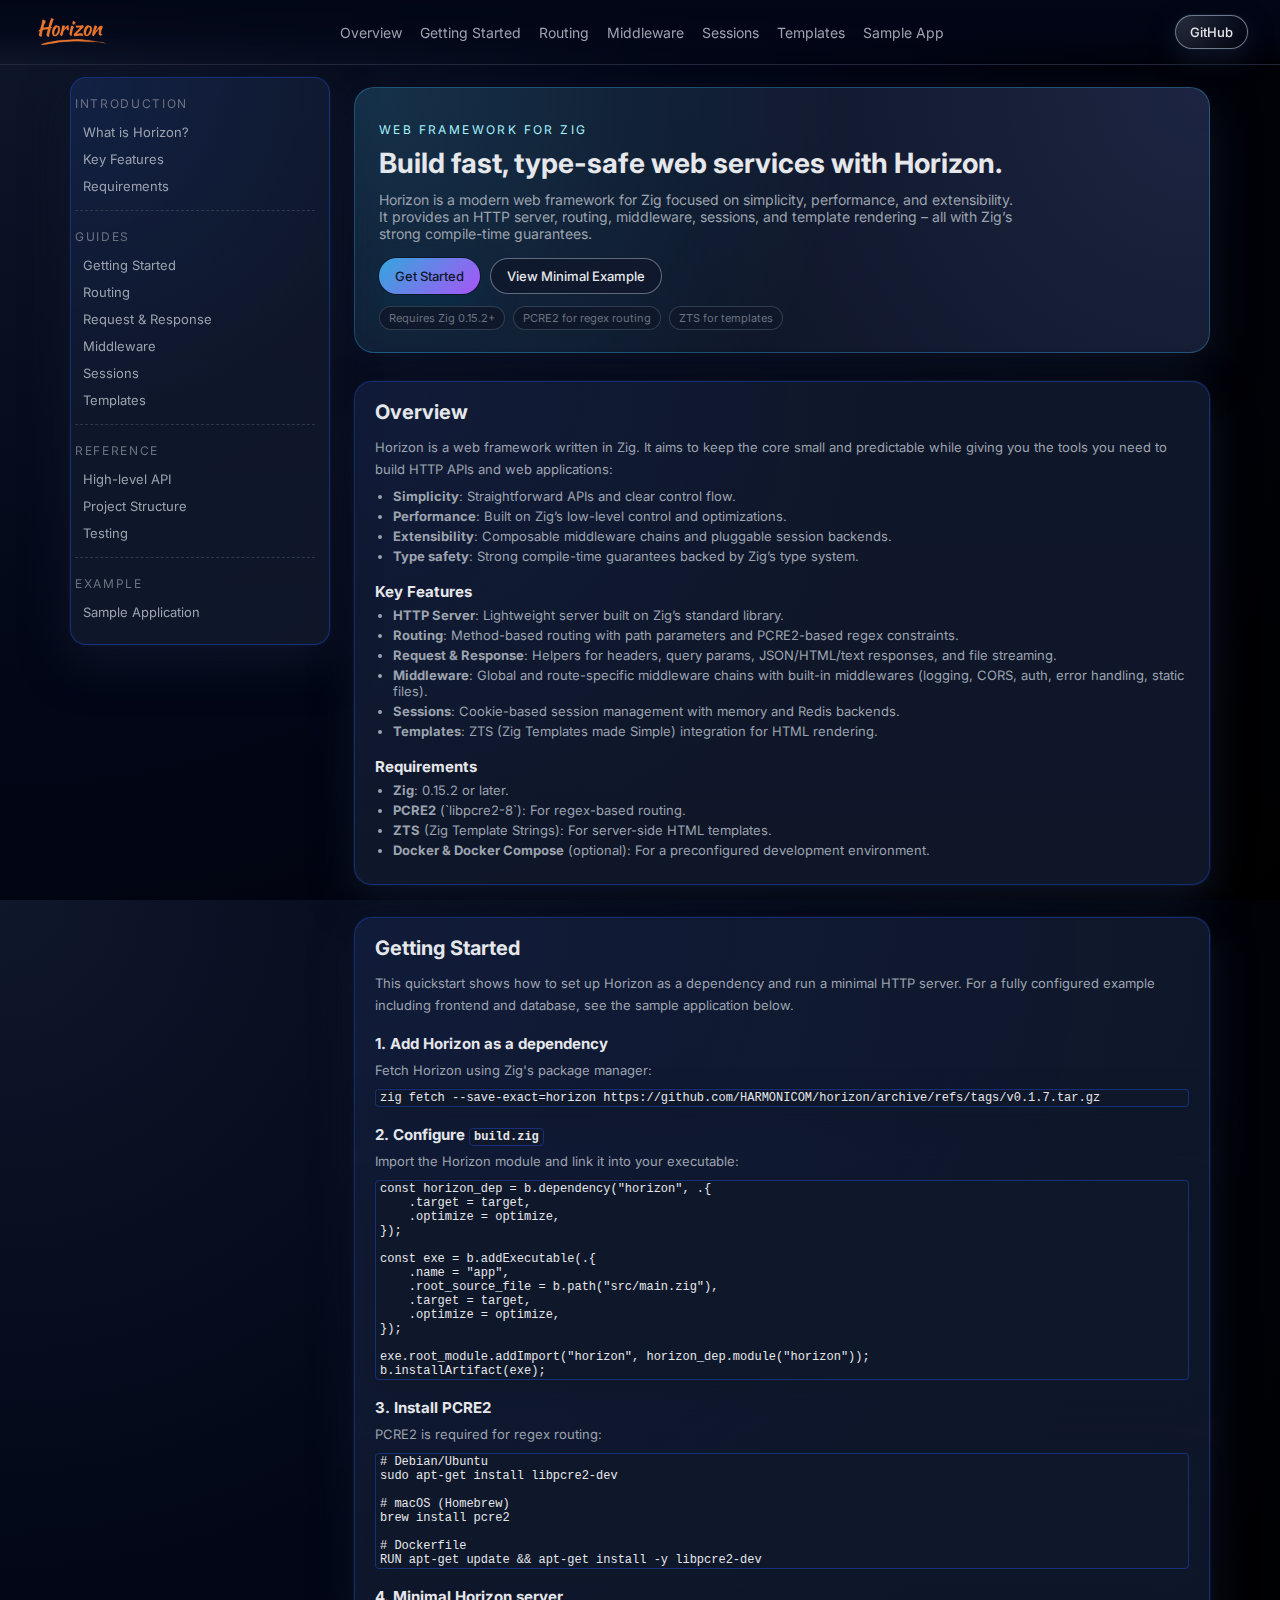
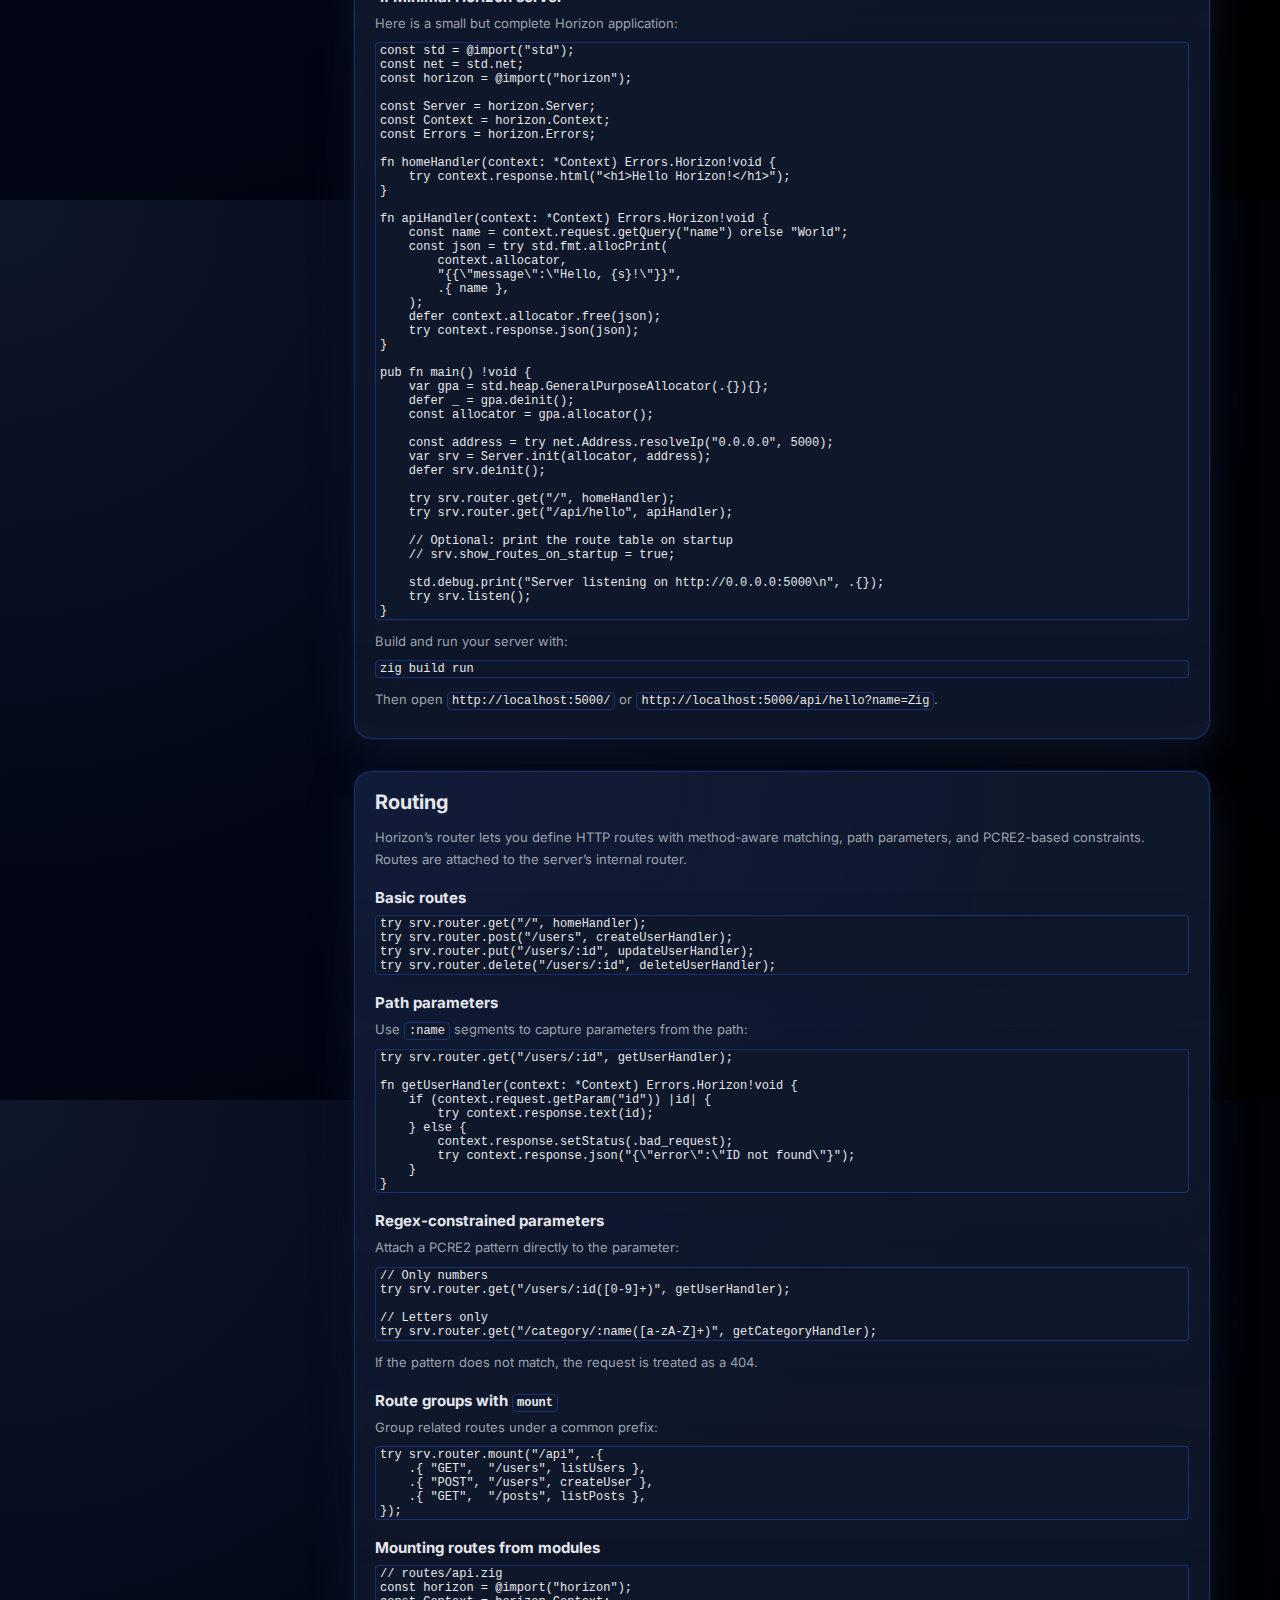
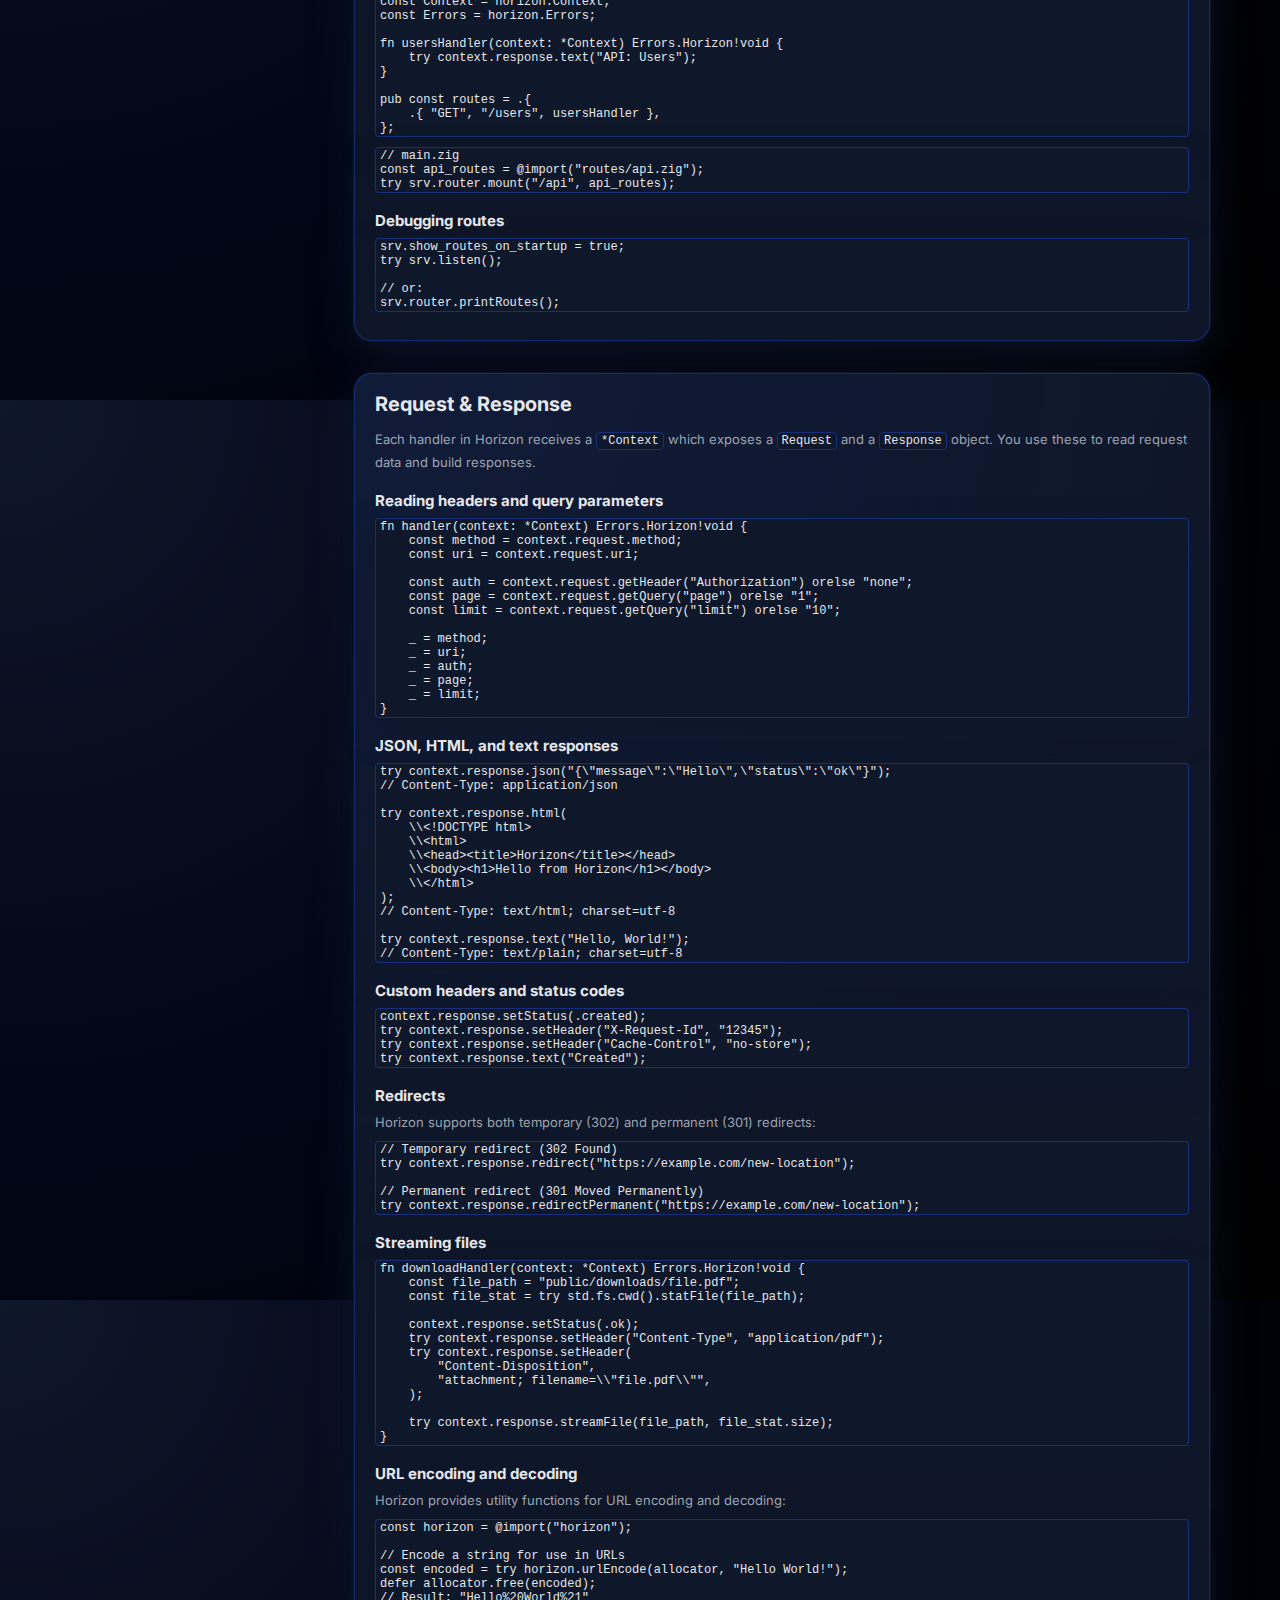
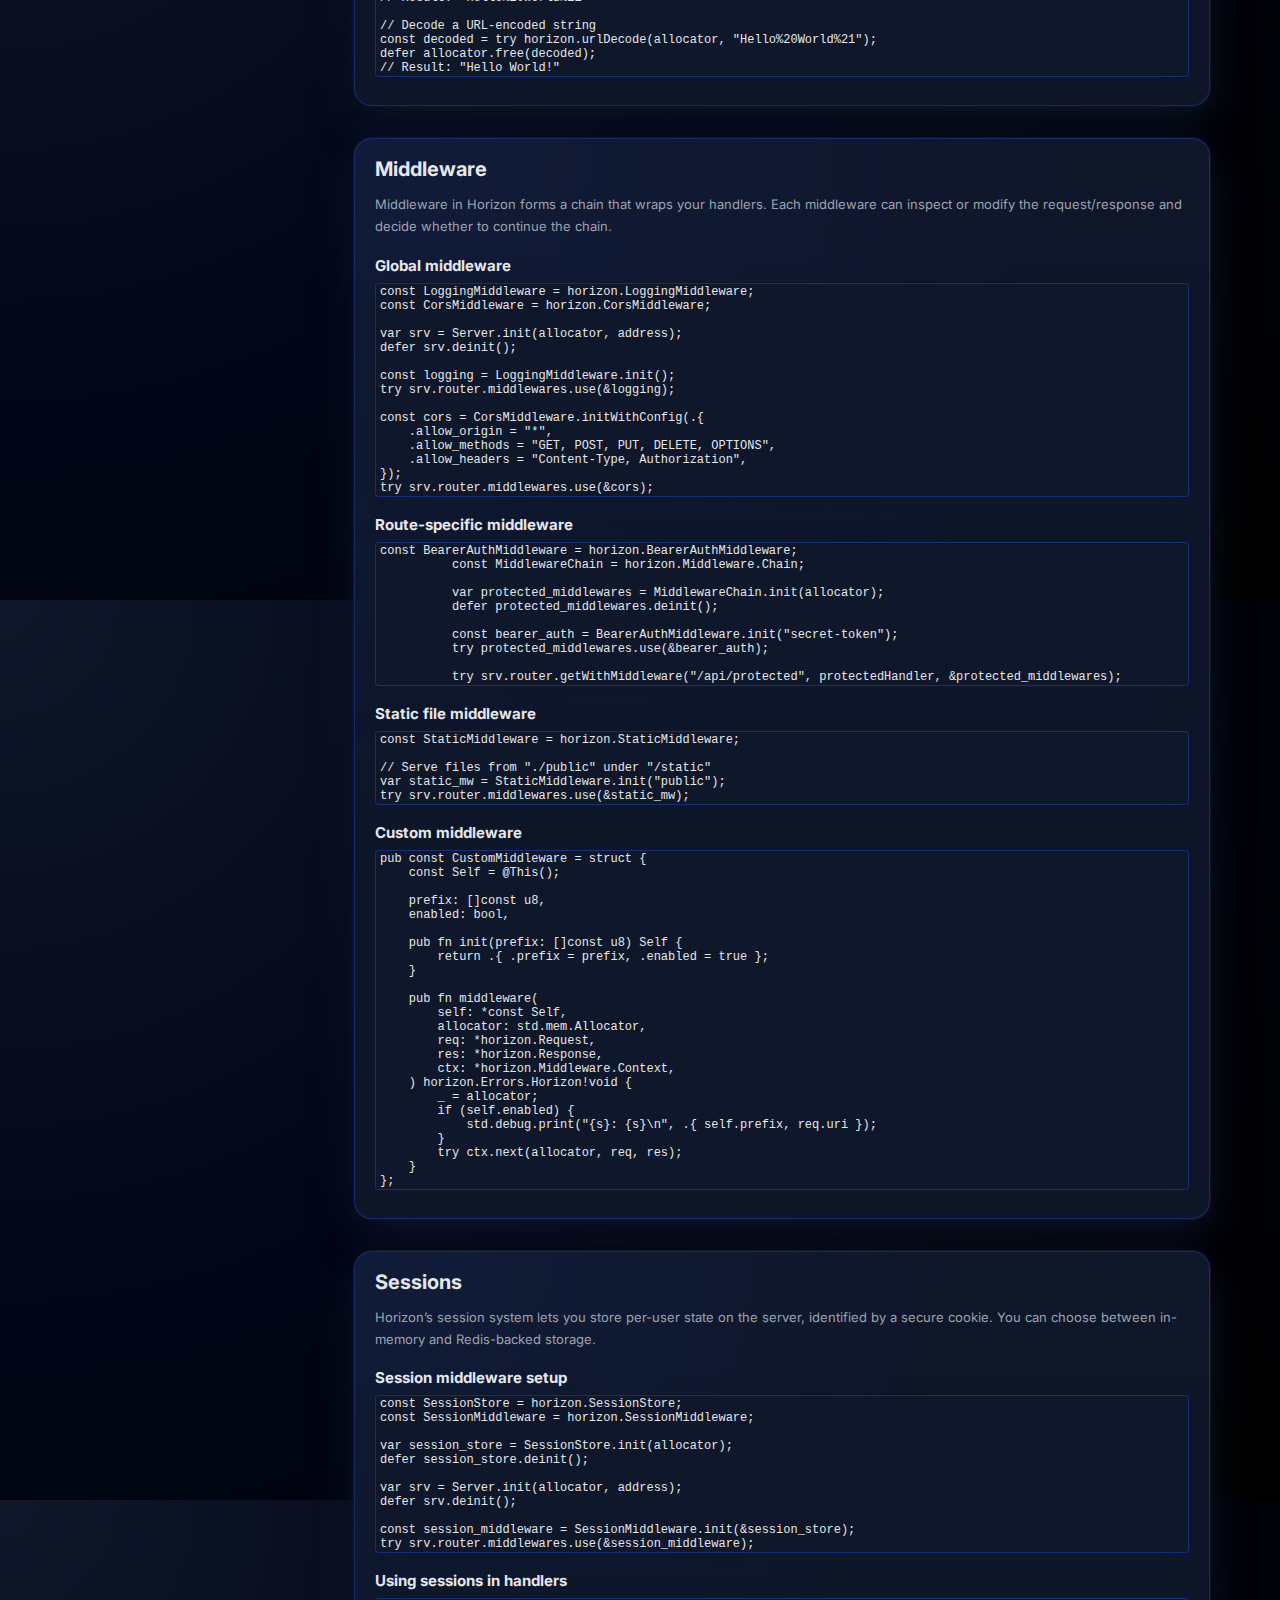
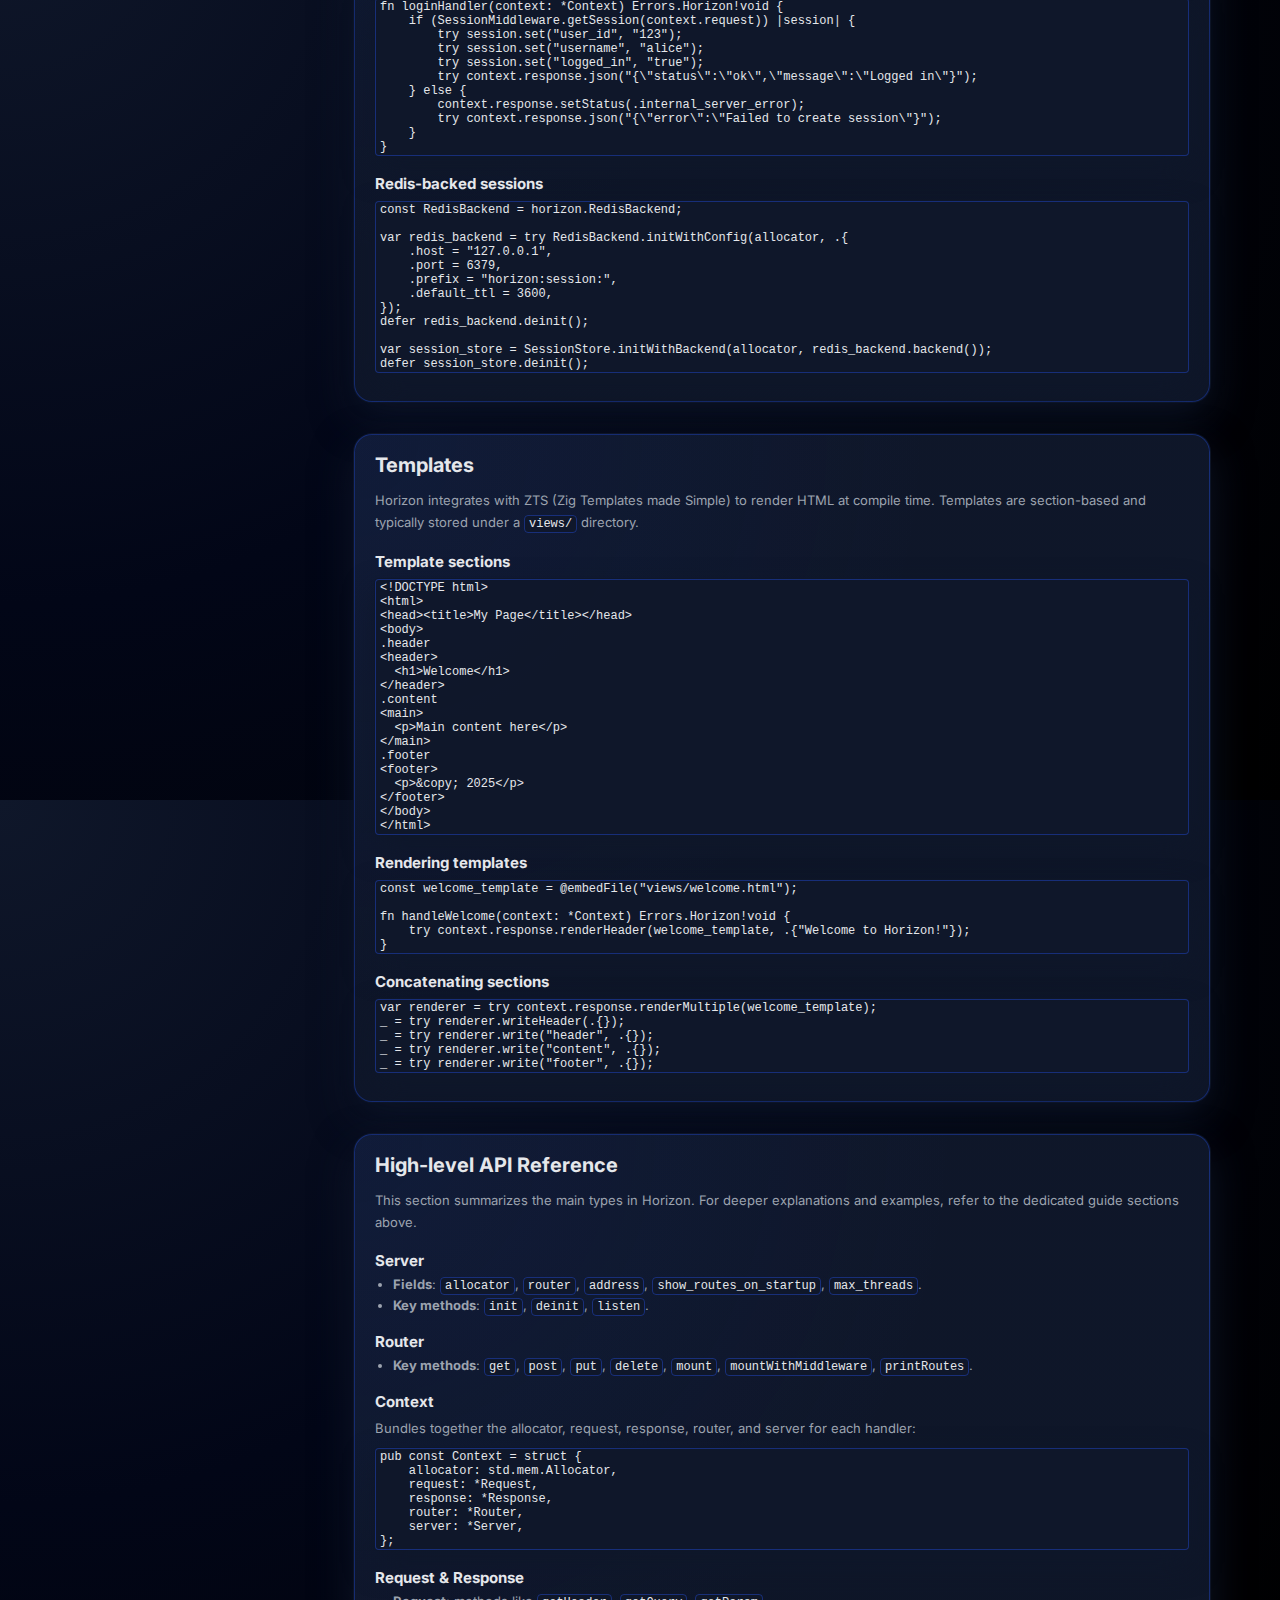
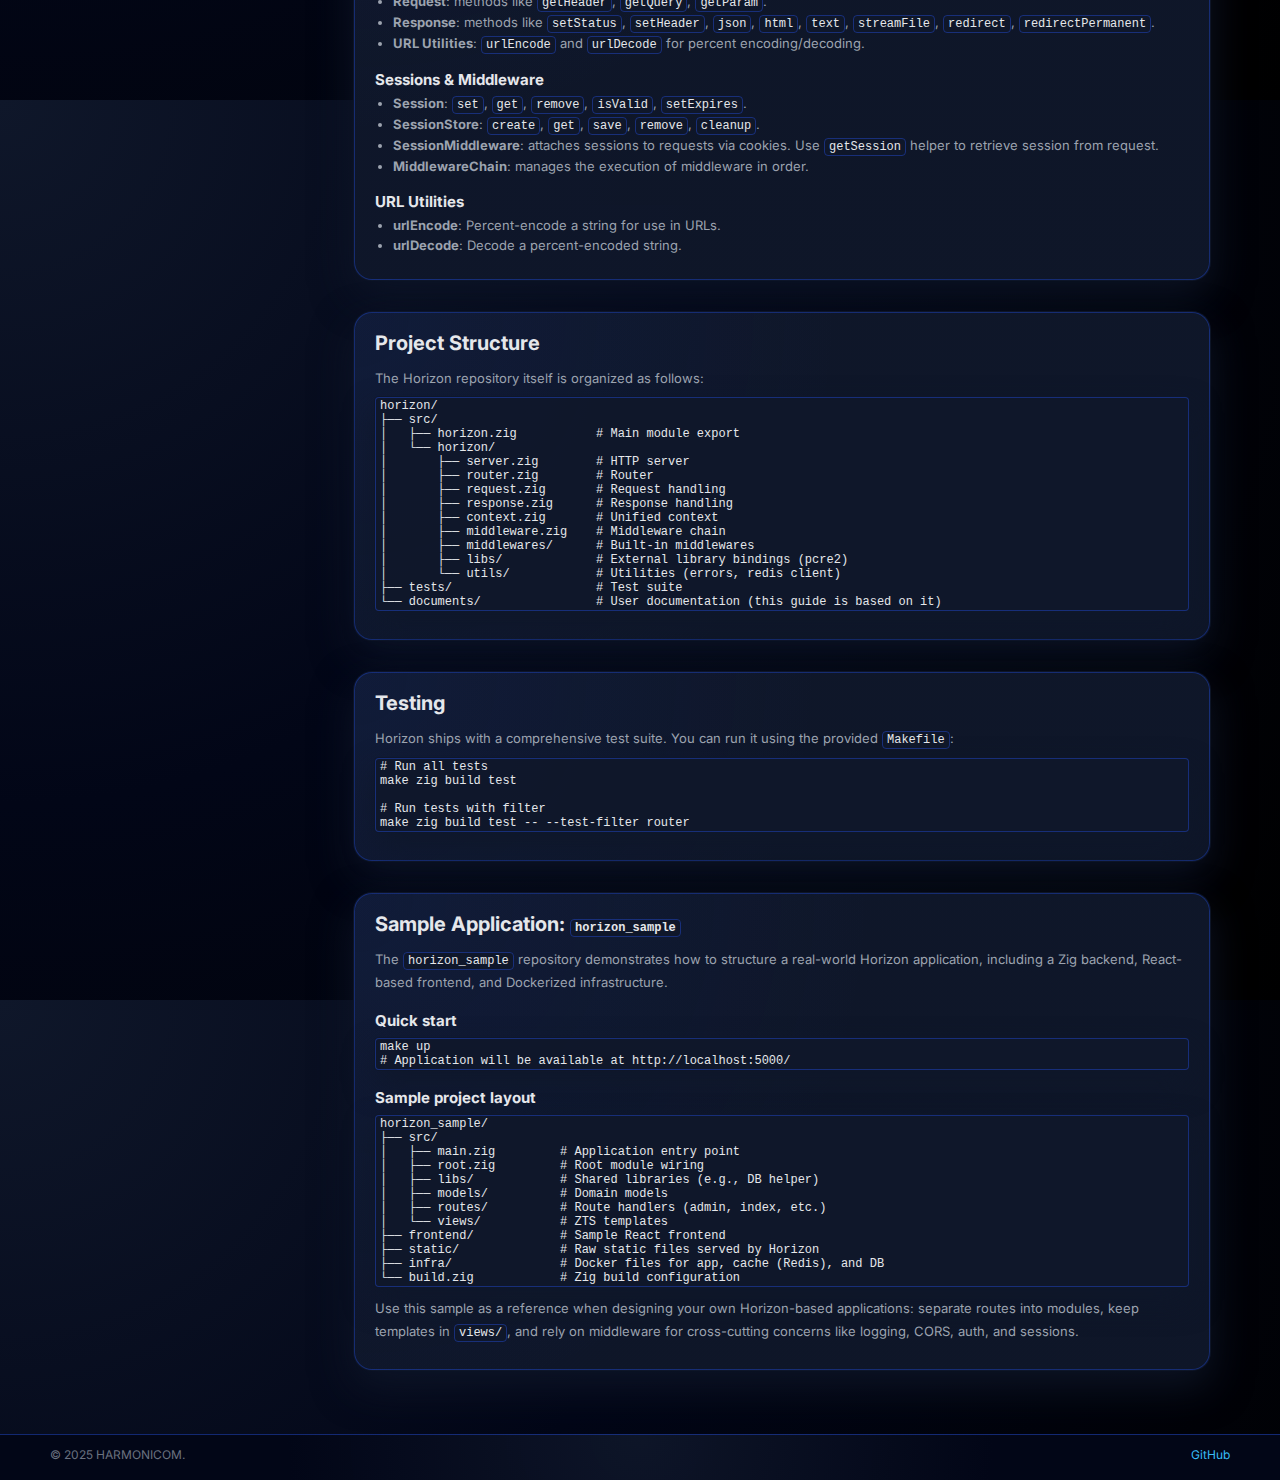
<file: docs/index.html>
<!DOCTYPE html>
<html lang="en">
<head>
  <meta charset="UTF-8" />
  <meta name="viewport" content="width=device-width, initial-scale=1.0" />
  <title>Horizon – A Modern Web Framework for Zig</title>
  <meta name="description" content="Horizon is a modern, fast, and extensible web framework for Zig. Learn how to build HTTP APIs, middleware, sessions, and templates with Horizon." />
  <link rel="stylesheet" href="styles.css" />
  <link rel="preconnect" href="https://fonts.googleapis.com" />
  <link rel="preconnect" href="https://fonts.gstatic.com" crossorigin />
  <link href="https://fonts.googleapis.com/css2?family=Inter:wght@400;500;600;700&display=swap" rel="stylesheet" />
</head>
<body>
  <div class="page">
    <header class="site-header">
      <a href="#overview" class="logo">
        <img src="horizon_logo.png" alt="Horizon logo" class="logo-img" />
      </a>
      <nav class="top-nav">
        <a href="#overview">Overview</a>
        <a href="#getting-started">Getting Started</a>
        <a href="#routing">Routing</a>
        <a href="#middleware">Middleware</a>
        <a href="#sessions">Sessions</a>
        <a href="#templates">Templates</a>
        <a href="#sample-app">Sample App</a>
      </nav>
      <a class="top-cta" href="https://github.com/HARMONICOM/horizon" target="_blank" rel="noreferrer">GitHub</a>
    </header>

    <div class="layout">
      <aside class="sidebar">
        <div class="sidebar-section">
          <div class="sidebar-title">Introduction</div>
          <a href="#overview">What is Horizon?</a>
          <a href="#features">Key Features</a>
          <a href="#requirements">Requirements</a>
        </div>
        <div class="sidebar-section">
          <div class="sidebar-title">Guides</div>
          <a href="#getting-started">Getting Started</a>
          <a href="#routing">Routing</a>
          <a href="#request-response">Request &amp; Response</a>
          <a href="#middleware">Middleware</a>
          <a href="#sessions">Sessions</a>
          <a href="#templates">Templates</a>
        </div>
        <div class="sidebar-section">
          <div class="sidebar-title">Reference</div>
          <a href="#api-reference">High-level API</a>
          <a href="#project-structure">Project Structure</a>
          <a href="#testing">Testing</a>
        </div>
        <div class="sidebar-section">
          <div class="sidebar-title">Example</div>
          <a href="#sample-app">Sample Application</a>
        </div>
      </aside>

      <main class="content">
        <section class="hero">
          <p class="hero-eyebrow">Web framework for Zig</p>
          <h1>Build fast, type-safe web services with Horizon.</h1>
          <p class="hero-subtitle">
            Horizon is a modern web framework for Zig focused on simplicity, performance, and extensibility.
            It provides an HTTP server, routing, middleware, sessions, and template rendering – all with Zig’s
            strong compile-time guarantees.
          </p>
          <div class="hero-actions">
            <a class="btn primary" href="#getting-started">Get Started</a>
            <a class="btn ghost" href="#minimal-example">View Minimal Example</a>
          </div>
          <div class="hero-meta">
            <span>Requires Zig 0.15.2+</span>
            <span>PCRE2 for regex routing</span>
            <span>ZTS for templates</span>
          </div>
        </section>

        <section id="overview" class="doc-section">
          <h2>Overview</h2>
          <p>
            Horizon is a web framework written in Zig. It aims to keep the core small and predictable while giving
            you the tools you need to build HTTP APIs and web applications:
          </p>
          <ul>
            <li><strong>Simplicity</strong>: Straightforward APIs and clear control flow.</li>
            <li><strong>Performance</strong>: Built on Zig’s low-level control and optimizations.</li>
            <li><strong>Extensibility</strong>: Composable middleware chains and pluggable session backends.</li>
            <li><strong>Type safety</strong>: Strong compile-time guarantees backed by Zig’s type system.</li>
          </ul>

          <h3 id="features">Key Features</h3>
          <ul>
            <li><strong>HTTP Server</strong>: Lightweight server built on Zig’s standard library.</li>
            <li><strong>Routing</strong>: Method-based routing with path parameters and PCRE2-based regex constraints.</li>
            <li><strong>Request &amp; Response</strong>: Helpers for headers, query params, JSON/HTML/text responses, and file streaming.</li>
            <li><strong>Middleware</strong>: Global and route-specific middleware chains with built-in middlewares (logging, CORS, auth, error handling, static files).</li>
            <li><strong>Sessions</strong>: Cookie-based session management with memory and Redis backends.</li>
            <li><strong>Templates</strong>: ZTS (Zig Templates made Simple) integration for HTML rendering.</li>
          </ul>

          <h3 id="requirements">Requirements</h3>
          <ul>
            <li><strong>Zig</strong>: 0.15.2 or later.</li>
            <li><strong>PCRE2</strong> (`libpcre2-8`): For regex-based routing.</li>
            <li><strong>ZTS</strong> (Zig Template Strings): For server-side HTML templates.</li>
            <li><strong>Docker &amp; Docker Compose</strong> (optional): For a preconfigured development environment.</li>
          </ul>
        </section>

        <section id="getting-started" class="doc-section">
          <h2>Getting Started</h2>
          <p>
            This quickstart shows how to set up Horizon as a dependency and run a minimal HTTP server.
            For a fully configured example including frontend and database, see the sample application below.
          </p>

          <h3>1. Add Horizon as a dependency</h3>
          <p>Fetch Horizon using Zig's package manager:</p>
          <pre><code class="code-block">zig fetch --save-exact=horizon https://github.com/HARMONICOM/horizon/archive/refs/tags/v0.1.7.tar.gz</code></pre>

          <h3>2. Configure <code>build.zig</code></h3>
          <p>Import the Horizon module and link it into your executable:</p>
          <pre><code class="code-block">const horizon_dep = b.dependency("horizon", .{
    .target = target,
    .optimize = optimize,
});

const exe = b.addExecutable(.{
    .name = "app",
    .root_source_file = b.path("src/main.zig"),
    .target = target,
    .optimize = optimize,
});

exe.root_module.addImport("horizon", horizon_dep.module("horizon"));
b.installArtifact(exe);</code></pre>

          <h3>3. Install PCRE2</h3>
          <p>PCRE2 is required for regex routing:</p>
          <pre><code class="code-block"># Debian/Ubuntu
sudo apt-get install libpcre2-dev

# macOS (Homebrew)
brew install pcre2

# Dockerfile
RUN apt-get update &amp;&amp; apt-get install -y libpcre2-dev</code></pre>

          <h3 id="minimal-example">4. Minimal Horizon server</h3>
          <p>Here is a small but complete Horizon application:</p>
          <pre><code class="code-block">const std = @import("std");
const net = std.net;
const horizon = @import("horizon");

const Server = horizon.Server;
const Context = horizon.Context;
const Errors = horizon.Errors;

fn homeHandler(context: *Context) Errors.Horizon!void {
    try context.response.html("&lt;h1&gt;Hello Horizon!&lt;/h1&gt;");
}

fn apiHandler(context: *Context) Errors.Horizon!void {
    const name = context.request.getQuery("name") orelse "World";
    const json = try std.fmt.allocPrint(
        context.allocator,
        "{{\"message\":\"Hello, {s}!\"}}",
        .{ name },
    );
    defer context.allocator.free(json);
    try context.response.json(json);
}

pub fn main() !void {
    var gpa = std.heap.GeneralPurposeAllocator(.{}){};
    defer _ = gpa.deinit();
    const allocator = gpa.allocator();

    const address = try net.Address.resolveIp("0.0.0.0", 5000);
    var srv = Server.init(allocator, address);
    defer srv.deinit();

    try srv.router.get("/", homeHandler);
    try srv.router.get("/api/hello", apiHandler);

    // Optional: print the route table on startup
    // srv.show_routes_on_startup = true;

    std.debug.print("Server listening on http://0.0.0.0:5000\n", .{});
    try srv.listen();
}</code></pre>

          <p>
            Build and run your server with:
          </p>
          <pre><code class="code-block">zig build run</code></pre>
          <p>
            Then open <code>http://localhost:5000/</code> or
            <code>http://localhost:5000/api/hello?name=Zig</code>.
          </p>
        </section>

        <section id="routing" class="doc-section">
          <h2>Routing</h2>
          <p>
            Horizon’s router lets you define HTTP routes with method-aware matching, path parameters,
            and PCRE2-based constraints. Routes are attached to the server’s internal router.
          </p>

          <h3>Basic routes</h3>
          <pre><code class="code-block">try srv.router.get("/", homeHandler);
try srv.router.post("/users", createUserHandler);
try srv.router.put("/users/:id", updateUserHandler);
try srv.router.delete("/users/:id", deleteUserHandler);</code></pre>

          <h3>Path parameters</h3>
          <p>Use <code>:name</code> segments to capture parameters from the path:</p>
          <pre><code class="code-block">try srv.router.get("/users/:id", getUserHandler);

fn getUserHandler(context: *Context) Errors.Horizon!void {
    if (context.request.getParam("id")) |id| {
        try context.response.text(id);
    } else {
        context.response.setStatus(.bad_request);
        try context.response.json("{\"error\":\"ID not found\"}");
    }
}</code></pre>

          <h3>Regex-constrained parameters</h3>
          <p>Attach a PCRE2 pattern directly to the parameter:</p>
          <pre><code class="code-block">// Only numbers
try srv.router.get("/users/:id([0-9]+)", getUserHandler);

// Letters only
try srv.router.get("/category/:name([a-zA-Z]+)", getCategoryHandler);</code></pre>
          <p>If the pattern does not match, the request is treated as a 404.</p>

          <h3>Route groups with <code>mount</code></h3>
          <p>Group related routes under a common prefix:</p>
          <pre><code class="code-block">try srv.router.mount("/api", .{
    .{ "GET",  "/users", listUsers },
    .{ "POST", "/users", createUser },
    .{ "GET",  "/posts", listPosts },
});</code></pre>

          <h3>Mounting routes from modules</h3>
          <pre><code class="code-block">// routes/api.zig
const horizon = @import("horizon");
const Context = horizon.Context;
const Errors = horizon.Errors;

fn usersHandler(context: *Context) Errors.Horizon!void {
    try context.response.text("API: Users");
}

pub const routes = .{
    .{ "GET", "/users", usersHandler },
};</code></pre>

          <pre><code class="code-block">// main.zig
const api_routes = @import("routes/api.zig");
try srv.router.mount("/api", api_routes);</code></pre>

          <h3>Debugging routes</h3>
          <pre><code class="code-block">srv.show_routes_on_startup = true;
try srv.listen();

// or:
srv.router.printRoutes();</code></pre>
        </section>

        <section id="request-response" class="doc-section">
          <h2>Request &amp; Response</h2>
          <p>
            Each handler in Horizon receives a <code>*Context</code> which exposes a <code>Request</code> and a
            <code>Response</code> object. You use these to read request data and build responses.
          </p>

          <h3>Reading headers and query parameters</h3>
          <pre><code class="code-block">fn handler(context: *Context) Errors.Horizon!void {
    const method = context.request.method;
    const uri = context.request.uri;

    const auth = context.request.getHeader("Authorization") orelse "none";
    const page = context.request.getQuery("page") orelse "1";
    const limit = context.request.getQuery("limit") orelse "10";

    _ = method;
    _ = uri;
    _ = auth;
    _ = page;
    _ = limit;
}</code></pre>

          <h3>JSON, HTML, and text responses</h3>
          <pre><code class="code-block">try context.response.json("{\"message\":\"Hello\",\"status\":\"ok\"}");
// Content-Type: application/json

try context.response.html(
    \\&lt;!DOCTYPE html&gt;
    \\&lt;html&gt;
    \\&lt;head&gt;&lt;title&gt;Horizon&lt;/title&gt;&lt;/head&gt;
    \\&lt;body&gt;&lt;h1&gt;Hello from Horizon&lt;/h1&gt;&lt;/body&gt;
    \\&lt;/html&gt;
);
// Content-Type: text/html; charset=utf-8

try context.response.text("Hello, World!");
// Content-Type: text/plain; charset=utf-8</code></pre>

          <h3>Custom headers and status codes</h3>
          <pre><code class="code-block">context.response.setStatus(.created);
try context.response.setHeader("X-Request-Id", "12345");
try context.response.setHeader("Cache-Control", "no-store");
try context.response.text("Created");</code></pre>

          <h3>Redirects</h3>
          <p>Horizon supports both temporary (302) and permanent (301) redirects:</p>
          <pre><code class="code-block">// Temporary redirect (302 Found)
try context.response.redirect("https://example.com/new-location");

// Permanent redirect (301 Moved Permanently)
try context.response.redirectPermanent("https://example.com/new-location");</code></pre>

          <h3>Streaming files</h3>
          <pre><code class="code-block">fn downloadHandler(context: *Context) Errors.Horizon!void {
    const file_path = "public/downloads/file.pdf";
    const file_stat = try std.fs.cwd().statFile(file_path);

    context.response.setStatus(.ok);
    try context.response.setHeader("Content-Type", "application/pdf");
    try context.response.setHeader(
        "Content-Disposition",
        "attachment; filename=\\"file.pdf\\"",
    );

    try context.response.streamFile(file_path, file_stat.size);
}</code></pre>

          <h3>URL encoding and decoding</h3>
          <p>Horizon provides utility functions for URL encoding and decoding:</p>
          <pre><code class="code-block">const horizon = @import("horizon");

// Encode a string for use in URLs
const encoded = try horizon.urlEncode(allocator, "Hello World!");
defer allocator.free(encoded);
// Result: "Hello%20World%21"

// Decode a URL-encoded string
const decoded = try horizon.urlDecode(allocator, "Hello%20World%21");
defer allocator.free(decoded);
// Result: "Hello World!"</code></pre>
        </section>

        <section id="middleware" class="doc-section">
          <h2>Middleware</h2>
          <p>
            Middleware in Horizon forms a chain that wraps your handlers. Each middleware can inspect or modify
            the request/response and decide whether to continue the chain.
          </p>

          <h3>Global middleware</h3>
          <pre><code class="code-block">const LoggingMiddleware = horizon.LoggingMiddleware;
const CorsMiddleware = horizon.CorsMiddleware;

var srv = Server.init(allocator, address);
defer srv.deinit();

const logging = LoggingMiddleware.init();
try srv.router.middlewares.use(&logging);

const cors = CorsMiddleware.initWithConfig(.{
    .allow_origin = "*",
    .allow_methods = "GET, POST, PUT, DELETE, OPTIONS",
    .allow_headers = "Content-Type, Authorization",
});
try srv.router.middlewares.use(&cors);</code></pre>

          <h3>Route-specific middleware</h3>
          <pre><code class="code-block">const BearerAuthMiddleware = horizon.BearerAuthMiddleware;
          const MiddlewareChain = horizon.Middleware.Chain;

          var protected_middlewares = MiddlewareChain.init(allocator);
          defer protected_middlewares.deinit();

          const bearer_auth = BearerAuthMiddleware.init("secret-token");
          try protected_middlewares.use(&bearer_auth);

          try srv.router.getWithMiddleware("/api/protected", protectedHandler, &protected_middlewares);</code></pre>

          <h3>Static file middleware</h3>
          <pre><code class="code-block">const StaticMiddleware = horizon.StaticMiddleware;

// Serve files from "./public" under "/static"
var static_mw = StaticMiddleware.init("public");
try srv.router.middlewares.use(&static_mw);</code></pre>

          <h3>Custom middleware</h3>
          <pre><code class="code-block">pub const CustomMiddleware = struct {
    const Self = @This();

    prefix: []const u8,
    enabled: bool,

    pub fn init(prefix: []const u8) Self {
        return .{ .prefix = prefix, .enabled = true };
    }

    pub fn middleware(
        self: *const Self,
        allocator: std.mem.Allocator,
        req: *horizon.Request,
        res: *horizon.Response,
        ctx: *horizon.Middleware.Context,
    ) horizon.Errors.Horizon!void {
        _ = allocator;
        if (self.enabled) {
            std.debug.print("{s}: {s}\n", .{ self.prefix, req.uri });
        }
        try ctx.next(allocator, req, res);
    }
};</code></pre>
        </section>

        <section id="sessions" class="doc-section">
          <h2>Sessions</h2>
          <p>
            Horizon’s session system lets you store per-user state on the server, identified by a secure
            cookie. You can choose between in-memory and Redis-backed storage.
          </p>

          <h3>Session middleware setup</h3>
          <pre><code class="code-block">const SessionStore = horizon.SessionStore;
const SessionMiddleware = horizon.SessionMiddleware;

var session_store = SessionStore.init(allocator);
defer session_store.deinit();

var srv = Server.init(allocator, address);
defer srv.deinit();

const session_middleware = SessionMiddleware.init(&session_store);
try srv.router.middlewares.use(&session_middleware);</code></pre>

          <h3>Using sessions in handlers</h3>
          <pre><code class="code-block">fn loginHandler(context: *Context) Errors.Horizon!void {
    if (SessionMiddleware.getSession(context.request)) |session| {
        try session.set("user_id", "123");
        try session.set("username", "alice");
        try session.set("logged_in", "true");
        try context.response.json("{\"status\":\"ok\",\"message\":\"Logged in\"}");
    } else {
        context.response.setStatus(.internal_server_error);
        try context.response.json("{\"error\":\"Failed to create session\"}");
    }
}</code></pre>

          <h3>Redis-backed sessions</h3>
          <pre><code class="code-block">const RedisBackend = horizon.RedisBackend;

var redis_backend = try RedisBackend.initWithConfig(allocator, .{
    .host = "127.0.0.1",
    .port = 6379,
    .prefix = "horizon:session:",
    .default_ttl = 3600,
});
defer redis_backend.deinit();

var session_store = SessionStore.initWithBackend(allocator, redis_backend.backend());
defer session_store.deinit();</code></pre>
        </section>

        <section id="templates" class="doc-section">
          <h2>Templates</h2>
          <p>
            Horizon integrates with ZTS (Zig Templates made Simple) to render HTML at compile time. Templates
            are section-based and typically stored under a <code>views/</code> directory.
          </p>

          <h3>Template sections</h3>
          <pre><code class="code-block">&lt;!DOCTYPE html&gt;
&lt;html&gt;
&lt;head&gt;&lt;title&gt;My Page&lt;/title&gt;&lt;/head&gt;
&lt;body&gt;
.header
&lt;header&gt;
  &lt;h1&gt;Welcome&lt;/h1&gt;
&lt;/header&gt;
.content
&lt;main&gt;
  &lt;p&gt;Main content here&lt;/p&gt;
&lt;/main&gt;
.footer
&lt;footer&gt;
  &lt;p&gt;&amp;copy; 2025&lt;/p&gt;
&lt;/footer&gt;
&lt;/body&gt;
&lt;/html&gt;</code></pre>

          <h3>Rendering templates</h3>
          <pre><code class="code-block">const welcome_template = @embedFile("views/welcome.html");

fn handleWelcome(context: *Context) Errors.Horizon!void {
    try context.response.renderHeader(welcome_template, .{"Welcome to Horizon!"});
}</code></pre>

          <h3>Concatenating sections</h3>
          <pre><code class="code-block">var renderer = try context.response.renderMultiple(welcome_template);
_ = try renderer.writeHeader(.{});
_ = try renderer.write("header", .{});
_ = try renderer.write("content", .{});
_ = try renderer.write("footer", .{});</code></pre>
        </section>

        <section id="api-reference" class="doc-section">
          <h2>High-level API Reference</h2>
          <p>
            This section summarizes the main types in Horizon. For deeper explanations and examples,
            refer to the dedicated guide sections above.
          </p>

          <h3>Server</h3>
          <ul>
            <li><strong>Fields</strong>: <code>allocator</code>, <code>router</code>, <code>address</code>, <code>show_routes_on_startup</code>, <code>max_threads</code>.</li>
            <li><strong>Key methods</strong>: <code>init</code>, <code>deinit</code>, <code>listen</code>.</li>
          </ul>

          <h3>Router</h3>
          <ul>
            <li><strong>Key methods</strong>: <code>get</code>, <code>post</code>, <code>put</code>, <code>delete</code>, <code>mount</code>, <code>mountWithMiddleware</code>, <code>printRoutes</code>.</li>
          </ul>

          <h3>Context</h3>
          <p>
            Bundles together the allocator, request, response, router, and server for each handler:
          </p>
          <pre><code class="code-block">pub const Context = struct {
    allocator: std.mem.Allocator,
    request: *Request,
    response: *Response,
    router: *Router,
    server: *Server,
};</code></pre>

          <h3>Request &amp; Response</h3>
          <ul>
            <li><strong>Request</strong>: methods like <code>getHeader</code>, <code>getQuery</code>, <code>getParam</code>.</li>
            <li><strong>Response</strong>: methods like <code>setStatus</code>, <code>setHeader</code>, <code>json</code>, <code>html</code>, <code>text</code>, <code>streamFile</code>, <code>redirect</code>, <code>redirectPermanent</code>.</li>
            <li><strong>URL Utilities</strong>: <code>urlEncode</code> and <code>urlDecode</code> for percent encoding/decoding.</li>
          </ul>

          <h3>Sessions &amp; Middleware</h3>
          <ul>
            <li><strong>Session</strong>: <code>set</code>, <code>get</code>, <code>remove</code>, <code>isValid</code>, <code>setExpires</code>.</li>
            <li><strong>SessionStore</strong>: <code>create</code>, <code>get</code>, <code>save</code>, <code>remove</code>, <code>cleanup</code>.</li>
            <li><strong>SessionMiddleware</strong>: attaches sessions to requests via cookies. Use <code>getSession</code> helper to retrieve session from request.</li>
            <li><strong>MiddlewareChain</strong>: manages the execution of middleware in order.</li>
          </ul>

          <h3>URL Utilities</h3>
          <ul>
            <li><strong>urlEncode</strong>: Percent-encode a string for use in URLs.</li>
            <li><strong>urlDecode</strong>: Decode a percent-encoded string.</li>
          </ul>
        </section>

        <section id="project-structure" class="doc-section">
          <h2>Project Structure</h2>
          <p>The Horizon repository itself is organized as follows:</p>
          <pre><code class="code-block">horizon/
├── src/
│   ├── horizon.zig           # Main module export
│   └── horizon/
│       ├── server.zig        # HTTP server
│       ├── router.zig        # Router
│       ├── request.zig       # Request handling
│       ├── response.zig      # Response handling
│       ├── context.zig       # Unified context
│       ├── middleware.zig    # Middleware chain
│       ├── middlewares/      # Built-in middlewares
│       ├── libs/             # External library bindings (pcre2)
│       └── utils/            # Utilities (errors, redis client)
├── tests/                    # Test suite
└── documents/                # User documentation (this guide is based on it)</code></pre>
        </section>

        <section id="testing" class="doc-section">
          <h2>Testing</h2>
          <p>
            Horizon ships with a comprehensive test suite. You can run it using the provided <code>Makefile</code>:
          </p>
          <pre><code class="code-block"># Run all tests
make zig build test

# Run tests with filter
make zig build test -- --test-filter router</code></pre>
        </section>

        <section id="sample-app" class="doc-section">
          <h2>Sample Application: <code>horizon_sample</code></h2>
          <p>
            The <code>horizon_sample</code> repository demonstrates how to structure a real-world Horizon
            application, including a Zig backend, React-based frontend, and Dockerized infrastructure.
          </p>

          <h3>Quick start</h3>
          <pre><code class="code-block">make up
# Application will be available at http://localhost:5000/</code></pre>

          <h3>Sample project layout</h3>
          <pre><code class="code-block">horizon_sample/
├── src/
│   ├── main.zig         # Application entry point
│   ├── root.zig         # Root module wiring
│   ├── libs/            # Shared libraries (e.g., DB helper)
│   ├── models/          # Domain models
│   ├── routes/          # Route handlers (admin, index, etc.)
│   └── views/           # ZTS templates
├── frontend/            # Sample React frontend
├── static/              # Raw static files served by Horizon
├── infra/               # Docker files for app, cache (Redis), and DB
└── build.zig            # Zig build configuration</code></pre>

          <p>
            Use this sample as a reference when designing your own Horizon-based applications:
            separate routes into modules, keep templates in <code>views/</code>, and rely on middleware
            for cross-cutting concerns like logging, CORS, auth, and sessions.
          </p>
        </section>
      </main>
    </div>

    <footer class="site-footer">
      <div class="site-footer-inner">
        <span>&copy; 2025 HARMONICOM.</span>
        <a href="https://github.com/HARMONICOM/horizon" target="_blank" rel="noreferrer">GitHub</a>
      </div>
    </footer>
  </div>
</body>
</html>
</file>
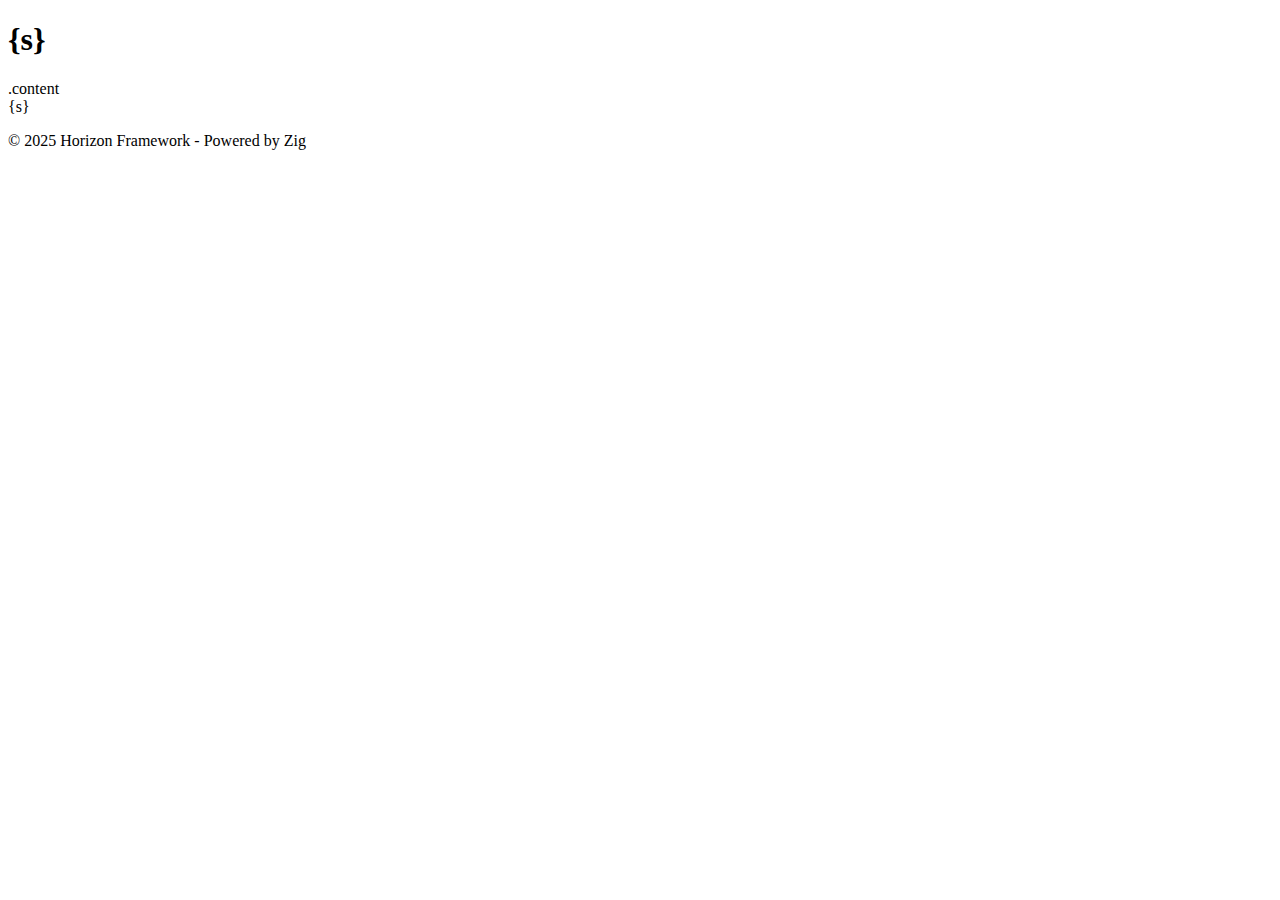
<file: templates/base.html>
<!DOCTYPE html>
<html lang="en">
<head>
    <meta charset="UTF-8">
    <meta name="viewport" content="width=device-width, initial-scale=1.0">
    <title>{s}</title>
    <style>
        * {{
            margin: 0;
            padding: 0;
            box-sizing: border-box;
        }}
        body {{
            font-family: -apple-system, BlinkMacSystemFont, "Segoe UI", Roboto, "Helvetica Neue", Arial, sans-serif;
            line-height: 1.6;
            color: #333;
            background-color: #f5f5f5;
        }}
        .container {{
            max-width: 1200px;
            margin: 0 auto;
            padding: 20px;
        }}
        header {{
            background-color: #2c3e50;
            color: white;
            padding: 2rem 0;
            margin-bottom: 2rem;
            box-shadow: 0 2px 5px rgba(0,0,0,0.1);
        }}
        header h1 {{
            font-size: 2rem;
            font-weight: 600;
        }}
        .content {{
            background: white;
            padding: 2rem;
            border-radius: 8px;
            box-shadow: 0 2px 10px rgba(0,0,0,0.1);
        }}
        footer {{
            text-align: center;
            padding: 2rem 0;
            margin-top: 2rem;
            color: #7f8c8d;
        }}
    </style>
</head>
<body>
    <header>
        <div class="container">
            <h1>{s}</h1>
        </div>
    </header>
    <main class="container">
.content
        <div class="content">
            {s}
        </div>
    </main>
    <footer>
        <div class="container">
            <p>&copy; 2025 Horizon Framework - Powered by Zig</p>
        </div>
    </footer>
</body>
</html>
</file>
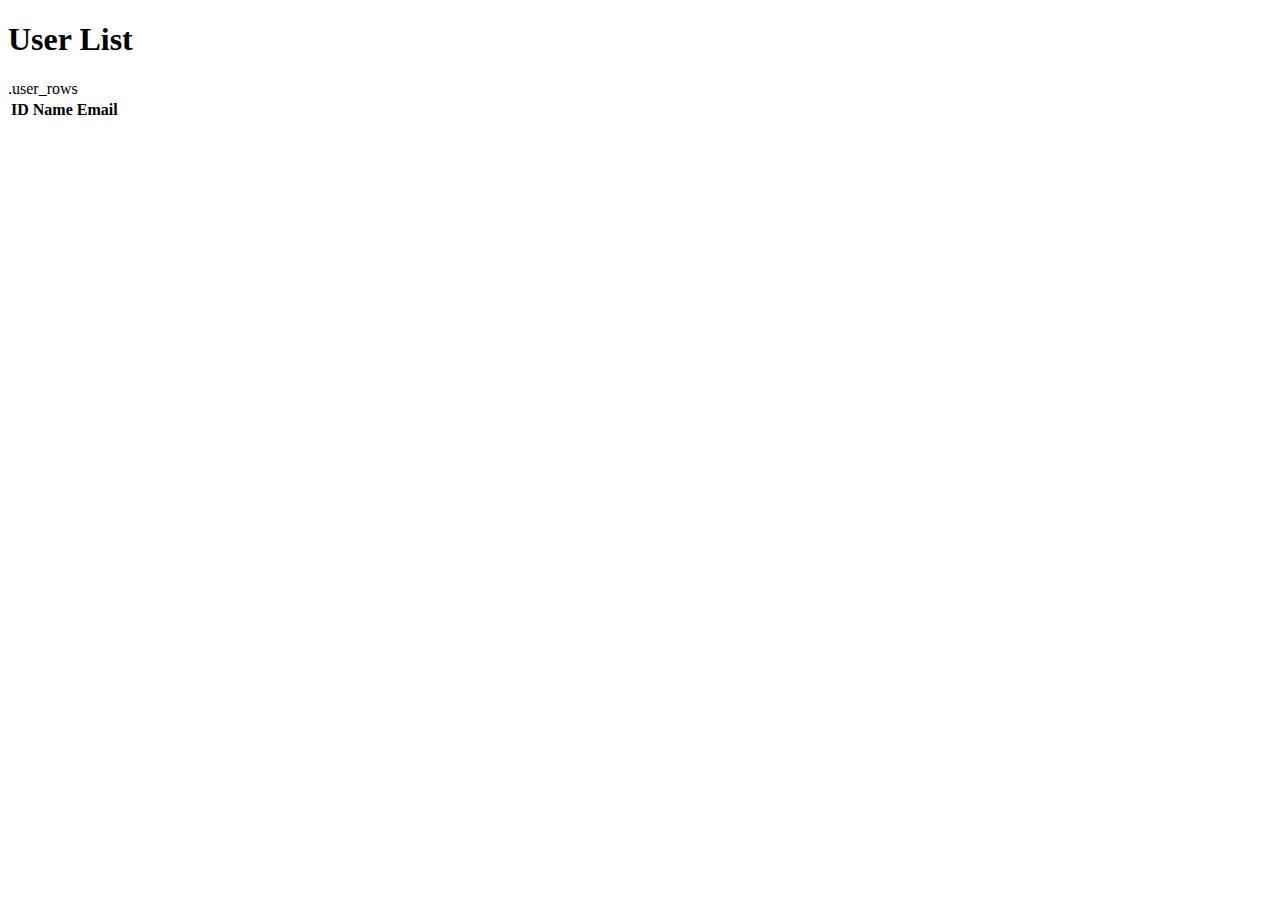
<file: templates/user_list.html>
<!DOCTYPE html>
<html lang="en">
<head>
    <meta charset="UTF-8">
    <meta name="viewport" content="width=device-width, initial-scale=1.0">
    <title>User List</title>
    <style>
        * {{
            margin: 0;
            padding: 0;
            box-sizing: border-box;
        }}
        body {{
            font-family: -apple-system, BlinkMacSystemFont, "Segoe UI", Roboto, "Helvetica Neue", Arial, sans-serif;
            background-color: #f5f5f5;
            padding: 2rem;
        }}
        .container {{
            max-width: 1000px;
            margin: 0 auto;
            background: white;
            padding: 2rem;
            border-radius: 10px;
            box-shadow: 0 2px 10px rgba(0,0,0,0.1);
        }}
        h1 {{
            color: #2c3e50;
            margin-bottom: 2rem;
            font-size: 2rem;
        }}
.user_table
        .user-table {{
            width: 100%;
            border-collapse: collapse;
            margin-top: 1rem;
        }}
        .user-table th,
        .user-table td {{
            padding: 1rem;
            text-align: left;
            border-bottom: 1px solid #ecf0f1;
        }}
        .user-table th {{
            background-color: #34495e;
            color: white;
            font-weight: 600;
        }}
        .user-table tr:hover {{
            background-color: #f8f9fa;
        }}
.empty_message
        .empty-message {{
            text-align: center;
            padding: 3rem;
            color: #7f8c8d;
            font-size: 1.1rem;
        }}
    </style>
</head>
<body>
    <div class="container">
        <h1>User List</h1>
        <table class="user-table">
            <thead>
                <tr>
                    <th>ID</th>
                    <th>Name</th>
                    <th>Email</th>
                </tr>
            </thead>
            <tbody>
.user_rows
            </tbody>
        </table>
    </div>
</body>
</html>
</file>
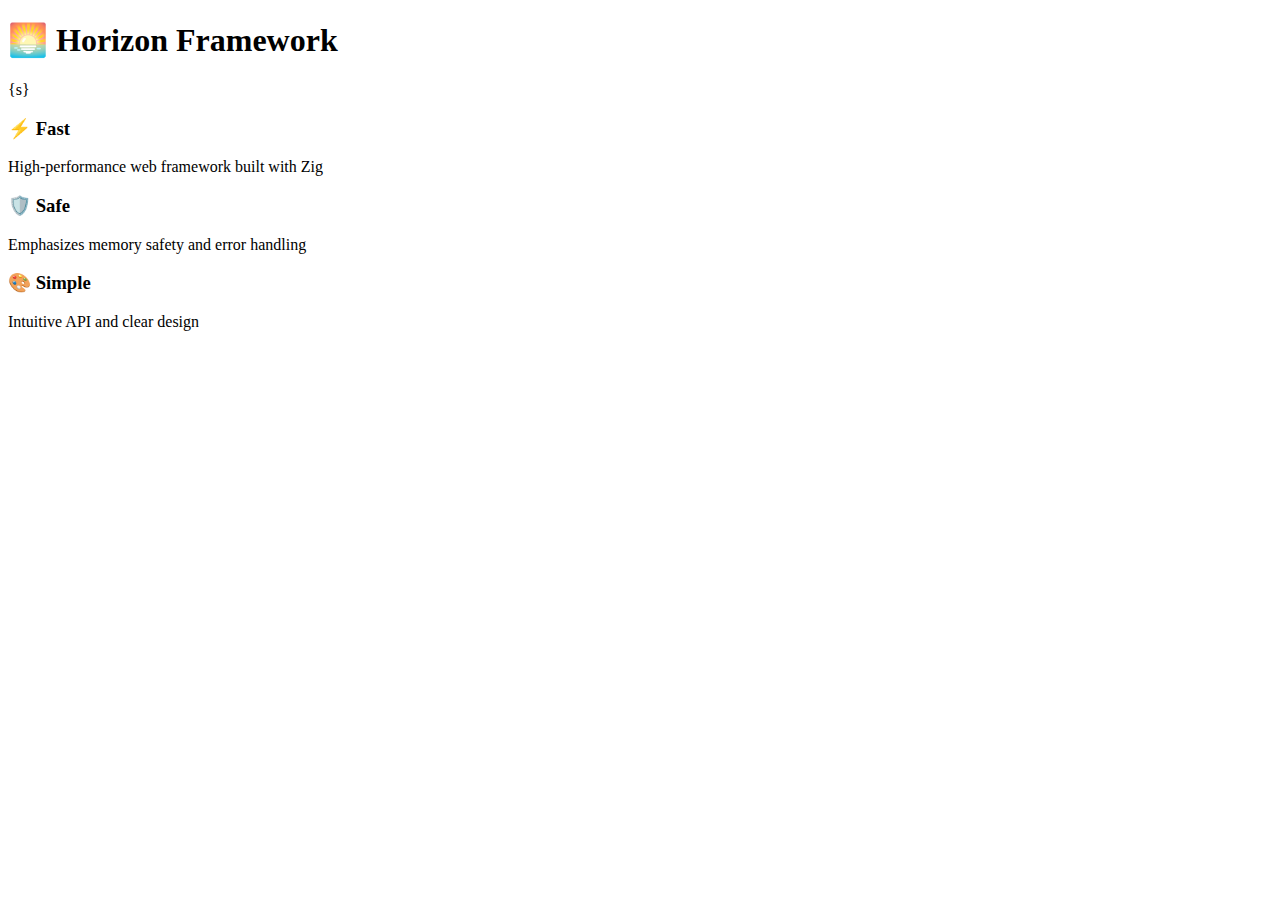
<file: templates/welcome.html>
<!DOCTYPE html>
<html lang="en">
<head>
    <meta charset="UTF-8">
    <meta name="viewport" content="width=device-width, initial-scale=1.0">
    <title>Welcome - Horizon</title>
    <style>
        * {{
            margin: 0;
            padding: 0;
            box-sizing: border-box;
        }}
        body {{
            font-family: -apple-system, BlinkMacSystemFont, "Segoe UI", Roboto, "Helvetica Neue", Arial, sans-serif;
            line-height: 1.6;
            color: #333;
            background: linear-gradient(135deg, #667eea 0%, #764ba2 100%);
            min-height: 100vh;
            display: flex;
            align-items: center;
            justify-content: center;
        }}
        .hero {{
            text-align: center;
            color: white;
            padding: 3rem;
            background: rgba(255, 255, 255, 0.1);
            backdrop-filter: blur(10px);
            border-radius: 20px;
            box-shadow: 0 8px 32px rgba(0, 0, 0, 0.1);
        }}
        h1 {{
            font-size: 3rem;
            margin-bottom: 1rem;
            font-weight: 700;
        }}
.greeting
        .greeting {{
            font-size: 1.5rem;
            margin-bottom: 2rem;
            opacity: 0.9;
        }}
.features
        .features {{
            display: grid;
            grid-template-columns: repeat(auto-fit, minmax(250px, 1fr));
            gap: 2rem;
            margin-top: 3rem;
        }}
        .feature {{
            background: rgba(255, 255, 255, 0.15);
            padding: 1.5rem;
            border-radius: 10px;
            backdrop-filter: blur(5px);
        }}
        .feature h3 {{
            font-size: 1.2rem;
            margin-bottom: 0.5rem;
        }}
    </style>
</head>
<body>
    <div class="hero">
        <h1>🌅 Horizon Framework</h1>
        <p class="greeting">{s}</p>
        <div class="features">
            <div class="feature">
                <h3>⚡ Fast</h3>
                <p>High-performance web framework built with Zig</p>
            </div>
            <div class="feature">
                <h3>🛡️ Safe</h3>
                <p>Emphasizes memory safety and error handling</p>
            </div>
            <div class="feature">
                <h3>🎨 Simple</h3>
                <p>Intuitive API and clear design</p>
            </div>
        </div>
    </div>
</body>
</html>
</file>
<file: docs/styles.css>
:root {
  --bg: #020617;
  --bg-elevated: #020617;
  --bg-card: #020617;
  --bg-sidebar: #020617;
  --border-subtle: rgba(148, 163, 184, 0.3);
  --accent: #38bdf8;
  --accent-soft: rgba(56, 189, 248, 0.14);
  --accent-strong: rgba(56, 189, 248, 0.85);
  --accent-ring: rgba(56, 189, 248, 0.35);
  --text-strong: #e5e7eb;
  --text-muted: #9ca3af;
  --text-soft: #6b7280;
  --code-bg: #020617;
  --code-border: rgba(15, 23, 42, 0.9);
  --shadow-soft: 0 18px 45px rgba(15, 23, 42, 0.8);
}

*,
*::before,
*::after {
  box-sizing: border-box;
}

html,
body {
  margin: 0;
  padding: 0;
  height: 100%;
}

body {
  font-family: "Inter", system-ui, -apple-system, BlinkMacSystemFont, "Segoe UI",
    sans-serif;
  color: var(--text-strong);
  background: radial-gradient(circle at top left, #0f172a 0, #020617 45%, #000 100%);
  -webkit-font-smoothing: antialiased;
}

.page {
  min-height: 100vh;
  display: flex;
  flex-direction: column;
}

.site-header {
  position: sticky;
  top: 0;
  z-index: 40;
  display: flex;
  align-items: center;
  justify-content: space-between;
  padding: 14px 32px;
  backdrop-filter: blur(22px);
  background: linear-gradient(
    to bottom,
    rgba(2, 6, 23, 0.95),
    rgba(2, 6, 23, 0.78),
    transparent
  );
  border-bottom: 1px solid rgba(148, 163, 184, 0.22);
}

.logo {
  display: flex;
  align-items: center;
  gap: 10px;
  text-decoration: none;
}

.logo-img {
  height: 36px;
  width: auto;
  display: block;
}

.top-nav {
  display: flex;
  gap: 18px;
  font-size: 14px;
}

.top-nav a {
  color: var(--text-muted);
  text-decoration: none;
  position: relative;
  padding: 5px 0;
  transition: color 0.18s ease;
}

.top-nav a::after {
  content: "";
  position: absolute;
  left: 0;
  bottom: -2px;
  width: 0;
  height: 2px;
  border-radius: 999px;
  background: linear-gradient(to right, #38bdf8, #a855f7);
  transition: width 0.2s ease;
}

.top-nav a:hover {
  color: var(--text-strong);
}

.top-nav a:hover::after {
  width: 100%;
}

.top-cta {
  font-size: 13px;
  font-weight: 500;
  padding: 8px 14px;
  border-radius: 999px;
  border: 1px solid rgba(148, 163, 184, 0.7);
  color: var(--text-strong);
  text-decoration: none;
  background: radial-gradient(circle at top left, rgba(148, 163, 184, 0.25), transparent);
  box-shadow:
    0 0 0 1px rgba(15, 23, 42, 0.9),
    0 10px 25px rgba(15, 23, 42, 0.9);
  display: flex;
  align-items: center;
  justify-content: center;
  gap: 6px;
  transition:
    transform 0.1s ease,
    box-shadow 0.1s ease,
    border-color 0.15s ease;
}

.top-cta:hover {
  transform: translateY(-1px);
  border-color: rgba(148, 163, 184, 1);
  box-shadow:
    0 0 0 1px rgba(15, 23, 42, 0.95),
    0 18px 35px rgba(8, 47, 73, 1);
}

.layout {
  flex: 1;
  display: grid;
  grid-template-columns: 260px minmax(0, 1fr);
  gap: 0;
  max-width: 1180px;
  margin: 0 auto;
  width: 100%;
  padding: 12px 20px 32px;
}

.sidebar {
  position: sticky;
  align-self: flex-start;
  top: 72px;
  padding: 18px 14px 18px 4px;
  border-radius: 16px;
  border: 1px solid rgba(30, 64, 175, 0.6);
  background:
    radial-gradient(circle at top left, rgba(37, 99, 235, 0.14), transparent 55%),
    linear-gradient(to bottom, rgba(15, 23, 42, 0.98), rgba(15, 23, 42, 0.96));
  box-shadow:
    0 18px 45px rgba(15, 23, 42, 0.85),
    0 0 0 1px rgba(15, 23, 42, 0.8);
  max-height: calc(100vh - 96px);
  overflow: auto;
}

.sidebar-section {
  margin-bottom: 18px;
  padding-bottom: 10px;
  border-bottom: 1px dashed rgba(51, 65, 85, 0.8);
}

.sidebar-section:last-child {
  border-bottom: none;
  margin-bottom: 0;
  padding-bottom: 0;
}

.sidebar-title {
  font-size: 12px;
  text-transform: uppercase;
  letter-spacing: 0.14em;
  color: var(--text-soft);
  margin-bottom: 8px;
}

.sidebar a {
  display: block;
  font-size: 13px;
  padding: 5px 8px;
  margin: 1px 0;
  border-radius: 999px;
  color: var(--text-muted);
  text-decoration: none;
  transition:
    background 0.16s ease,
    color 0.16s ease,
    transform 0.08s ease;
}

.sidebar a:hover {
  background: rgba(15, 23, 42, 0.9);
  color: var(--text-strong);
  transform: translateX(1px);
}

.content {
  padding-left: 24px;
}

.hero {
  margin-top: 10px;
  margin-bottom: 28px;
  padding: 22px 24px;
  border-radius: 20px;
  border: 1px solid rgba(56, 189, 248, 0.32);
  background:
    radial-gradient(circle at top left, rgba(56, 189, 248, 0.16), transparent 55%),
    radial-gradient(circle at top right, rgba(129, 140, 248, 0.12), transparent 60%),
    linear-gradient(145deg, rgba(15, 23, 42, 0.98), rgba(15, 23, 42, 0.96));
  box-shadow: var(--shadow-soft);
}

.hero-eyebrow {
  font-size: 12px;
  text-transform: uppercase;
  letter-spacing: 0.2em;
  color: #a5f3fc;
  margin-bottom: 10px;
}

.hero h1 {
  font-size: 28px;
  line-height: 1.2;
  margin: 0 0 10px;
}

.hero-subtitle {
  font-size: 14px;
  color: var(--text-muted);
  max-width: 640px;
  margin: 0 0 16px;
}

.hero-actions {
  display: flex;
  flex-wrap: wrap;
  gap: 10px;
  margin-bottom: 12px;
}

.btn {
  display: inline-flex;
  align-items: center;
  justify-content: center;
  border-radius: 999px;
  padding: 9px 16px;
  font-size: 13px;
  font-weight: 500;
  text-decoration: none;
  cursor: pointer;
  transition:
    transform 0.1s ease,
    box-shadow 0.12s ease,
    background 0.16s ease,
    color 0.16s ease;
}

.btn.primary {
  color: #0f172a;
  background: linear-gradient(135deg, var(--accent-strong), #a855f7);
  box-shadow:
    0 0 0 1px rgba(15, 23, 42, 0.95),
    0 18px 35px rgba(8, 47, 73, 0.96);
}

.btn.primary:hover {
  transform: translateY(-1px);
  box-shadow:
    0 0 0 1px rgba(15, 23, 42, 0.98),
    0 22px 40px rgba(8, 47, 73, 1);
}

.btn.ghost {
  color: var(--text-strong);
  border: 1px solid rgba(148, 163, 184, 0.6);
  background: rgba(15, 23, 42, 0.8);
}

.btn.ghost:hover {
  background: rgba(15, 23, 42, 0.95);
  border-color: rgba(148, 163, 184, 0.9);
}

.hero-meta {
  display: flex;
  flex-wrap: wrap;
  gap: 8px;
  font-size: 11px;
  color: var(--text-soft);
}

.hero-meta span {
  padding: 4px 9px;
  border-radius: 999px;
  background: rgba(15, 23, 42, 0.9);
  border: 1px solid rgba(51, 65, 85, 0.9);
}

.doc-section {
  margin-bottom: 32px;
  padding: 18px 20px;
  border-radius: 18px;
  border: 1px solid rgba(30, 64, 175, 0.55);
  background:
    radial-gradient(circle at top left, rgba(30, 64, 175, 0.12), transparent 53%),
    linear-gradient(to bottom, rgba(15, 23, 42, 0.98), rgba(15, 23, 42, 0.96));
  box-shadow:
    0 16px 40px rgba(15, 23, 42, 0.85),
    0 0 0 1px rgba(15, 23, 42, 0.9);
}

.doc-section h2 {
  font-size: 20px;
  margin-top: 0;
  margin-bottom: 12px;
}

.doc-section h3 {
  font-size: 15px;
  margin-top: 18px;
  margin-bottom: 6px;
}

.doc-section p {
  font-size: 13px;
  line-height: 1.7;
  color: var(--text-muted);
  margin: 4px 0 8px;
}

.doc-section ul {
  padding-left: 18px;
  margin: 4px 0 8px;
}

.doc-section li {
  font-size: 13px;
  color: var(--text-muted);
  margin-bottom: 4px;
}

.doc-section code {
  font-family: ui-monospace, SFMono-Regular, Menlo, Monaco, Consolas, "Liberation Mono", "Courier New", monospace;
  font-size: 12px;
  padding: 1px 4px;
  border-radius: 4px;
  background: rgba(15, 23, 42, 0.9);
  border: 1px solid rgba(30, 64, 175, 0.6);
  color: #e5e7eb;
}

pre {
  margin: 8px 0 10px;
}

pre code {
  display: block;
}

.code-block {
  display: block;
  padding: 10px 12px;
  border-radius: 12px;
  background:
    radial-gradient(circle at top left, rgba(15, 118, 110, 0.18), transparent 60%),
    radial-gradient(circle at bottom right, rgba(59, 130, 246, 0.18), transparent 60%),
    linear-gradient(to bottom right, #020617, #020617);
  border: 1px solid rgba(15, 23, 42, 0.95);
  box-shadow:
    0 14px 30px rgba(15, 23, 42, 0.95),
    0 0 0 1px rgba(15, 23, 42, 0.9);
  color: #e5e7eb;
  overflow-x: auto;
}

.code-block::-webkit-scrollbar {
  height: 6px;
}

.code-block::-webkit-scrollbar-track {
  background: transparent;
}

.code-block::-webkit-scrollbar-thumb {
  background: rgba(148, 163, 184, 0.7);
  border-radius: 999px;
}

.site-footer {
  border-top: 1px solid rgba(30, 64, 175, 0.6);
  background: radial-gradient(circle at top center, rgba(15, 23, 42, 0.9), #020617 55%);
  padding: 12px 20px 18px;
}

.site-footer-inner {
  max-width: 1180px;
  margin: 0 auto;
  display: flex;
  align-items: center;
  justify-content: space-between;
  font-size: 12px;
  color: var(--text-soft);
}

.site-footer-inner a {
  color: var(--accent);
  text-decoration: none;
}

.site-footer-inner a:hover {
  text-decoration: underline;
}

@media (max-width: 960px) {
  .layout {
    grid-template-columns: minmax(0, 1fr);
    padding: 12px 16px 24px;
  }

  .sidebar {
    display: none;
  }

  .content {
    padding-left: 0;
  }
}

@media (max-width: 768px) {
  .site-header {
    padding-inline: 16px;
    gap: 12px;
  }

  .top-nav {
    display: none;
  }

  .hero {
    padding: 18px 18px;
  }

  .hero h1 {
    font-size: 24px;
  }
}
</file>
